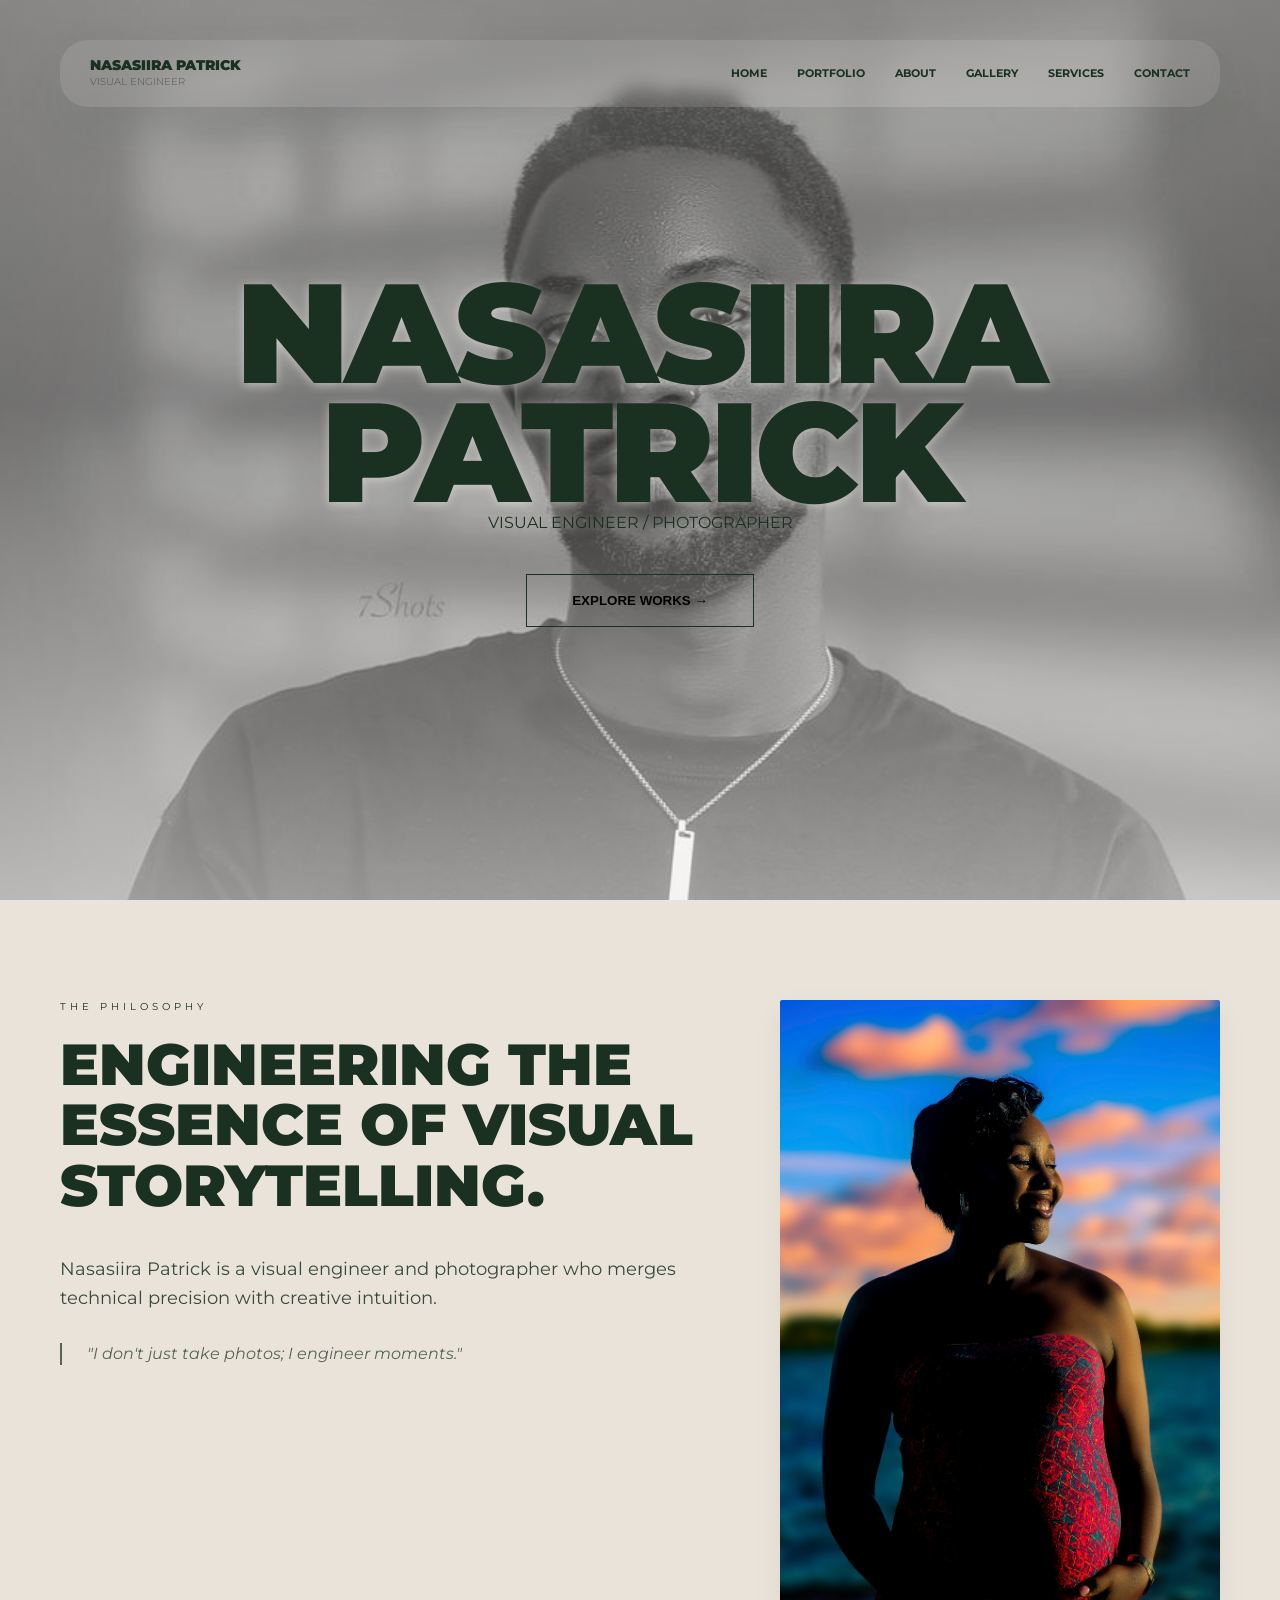
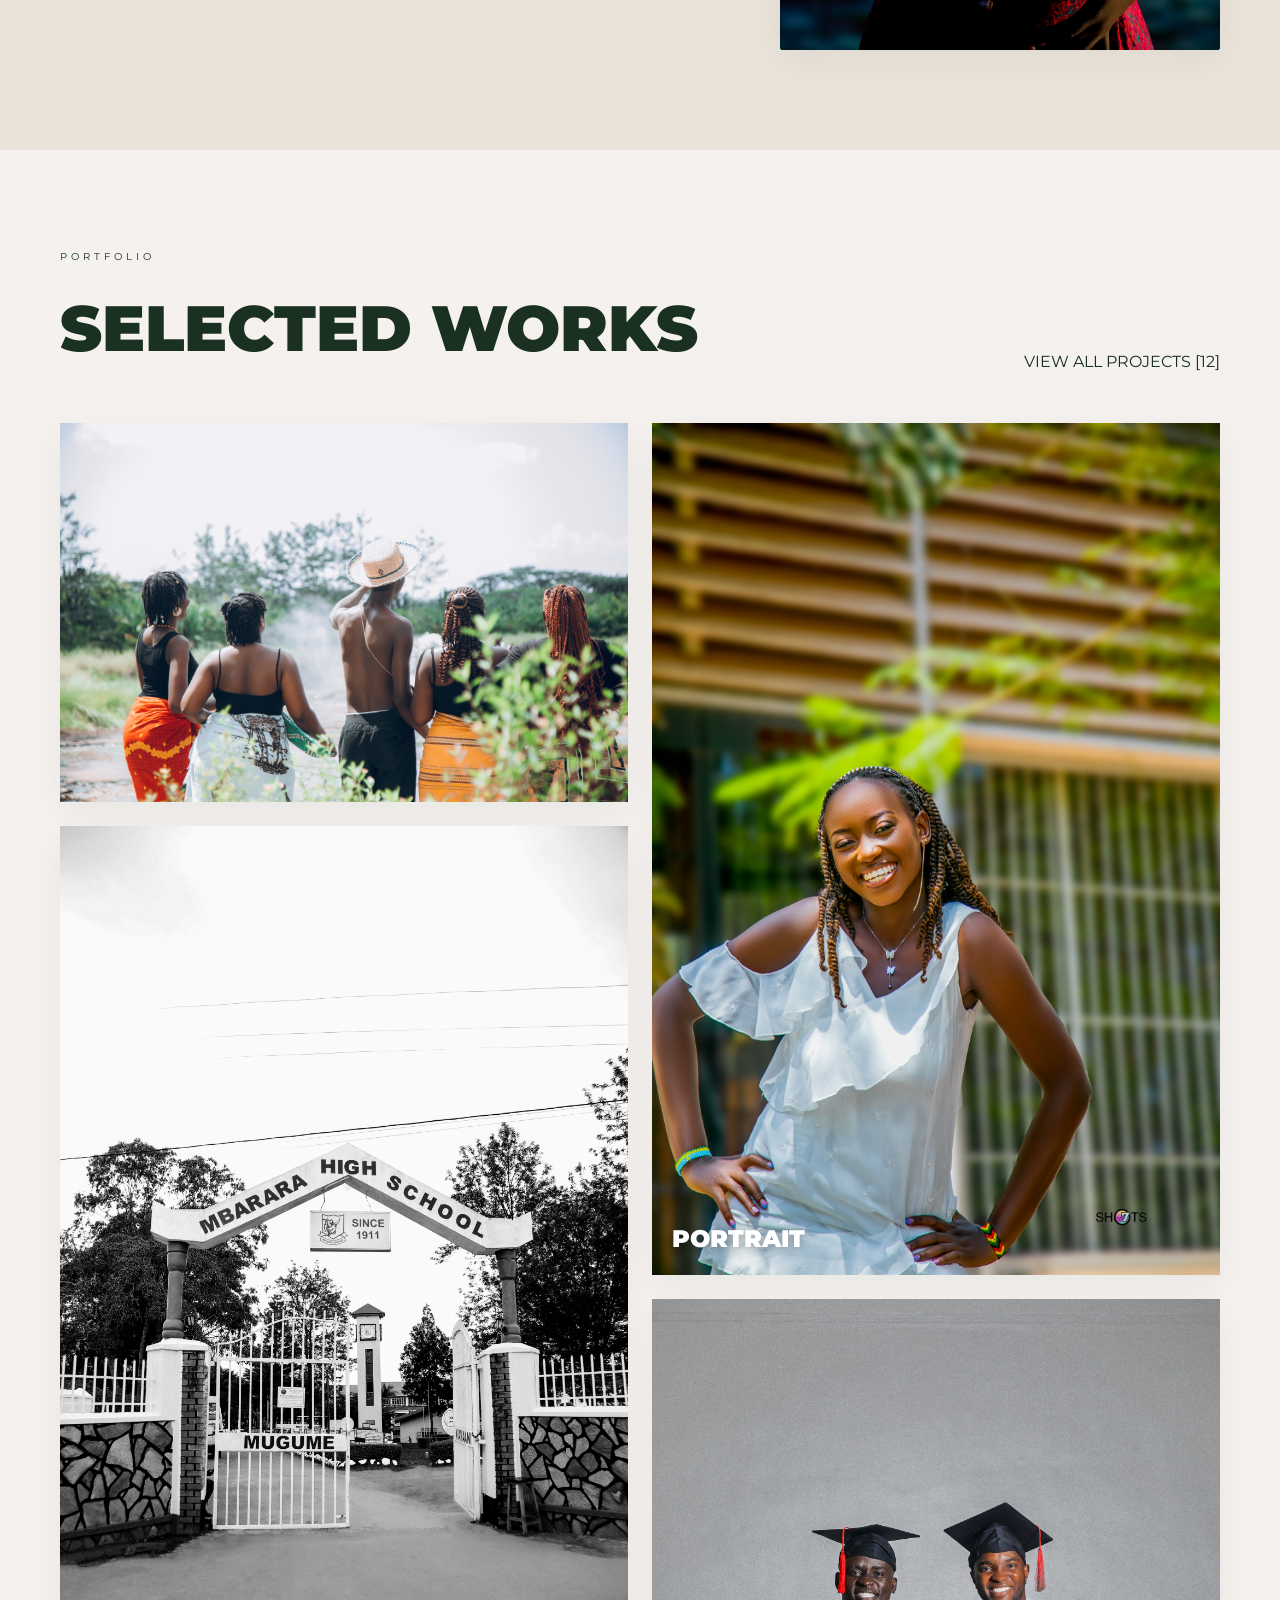
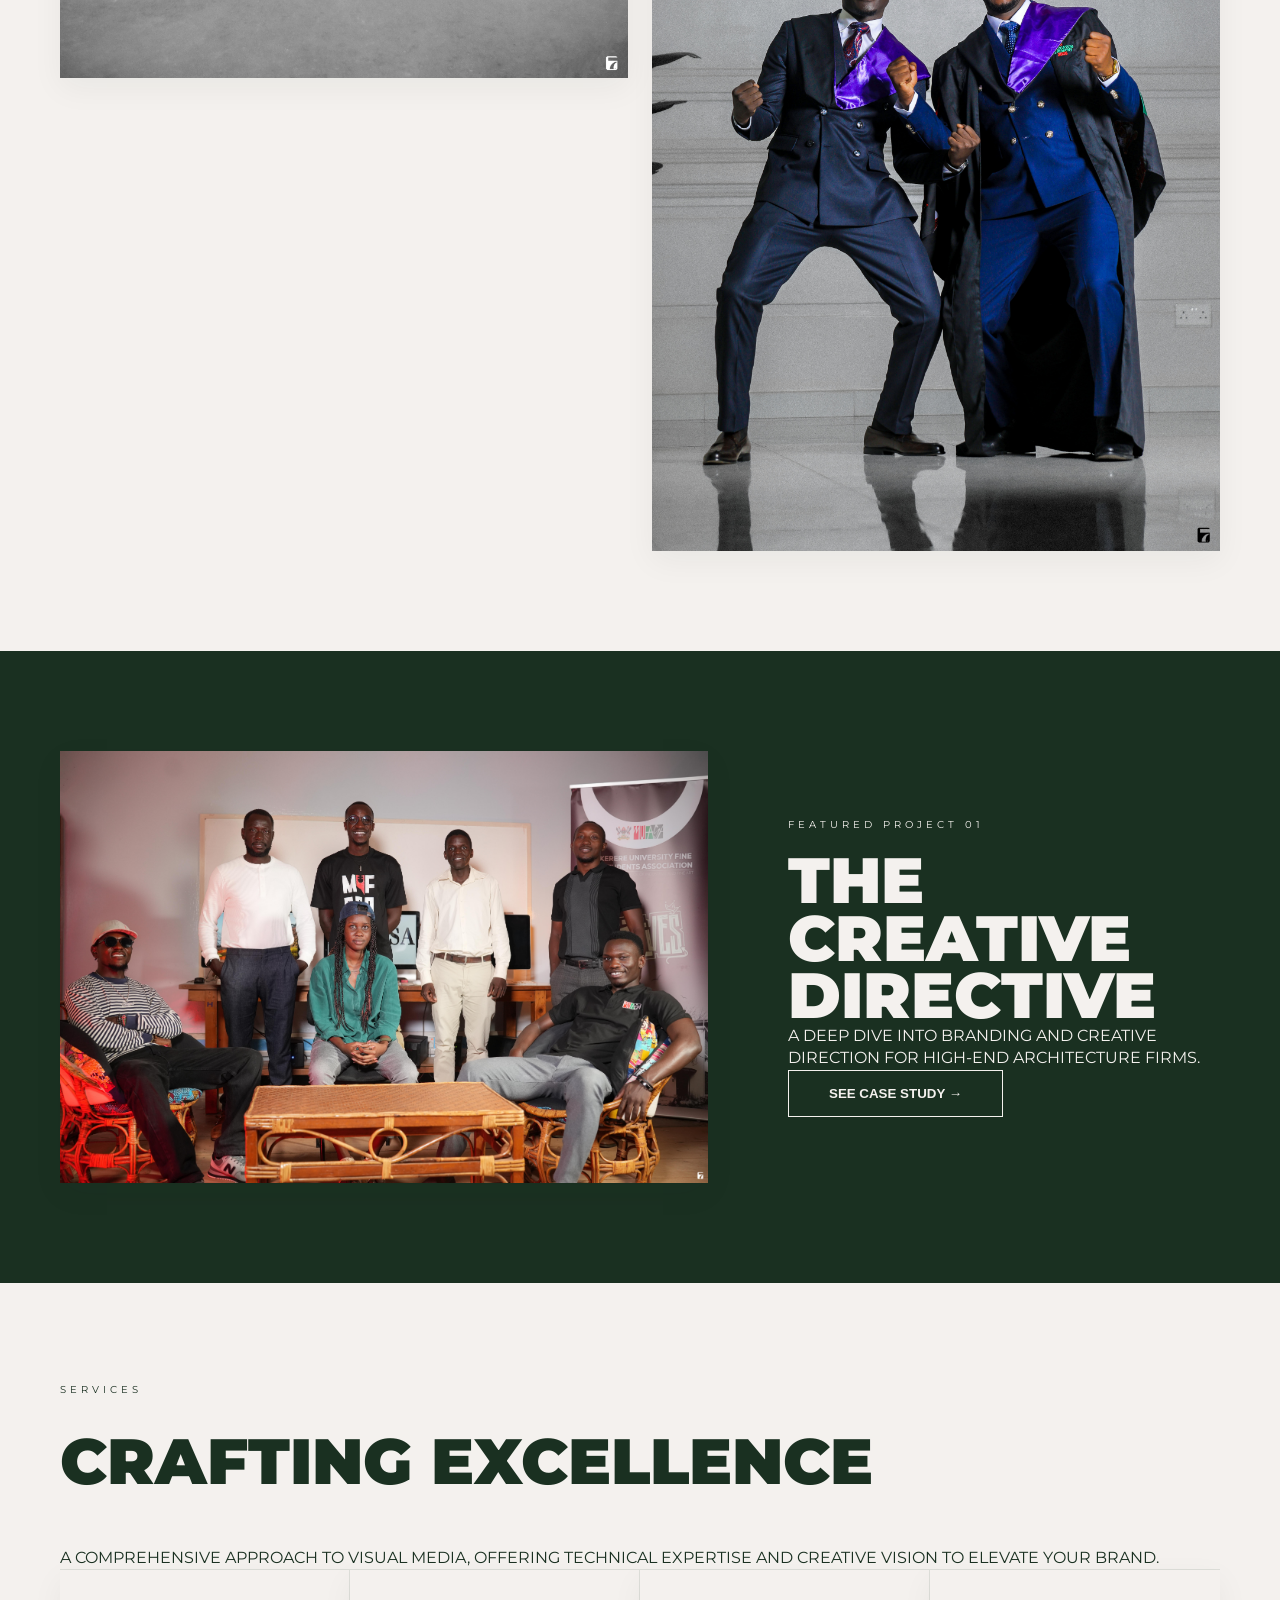
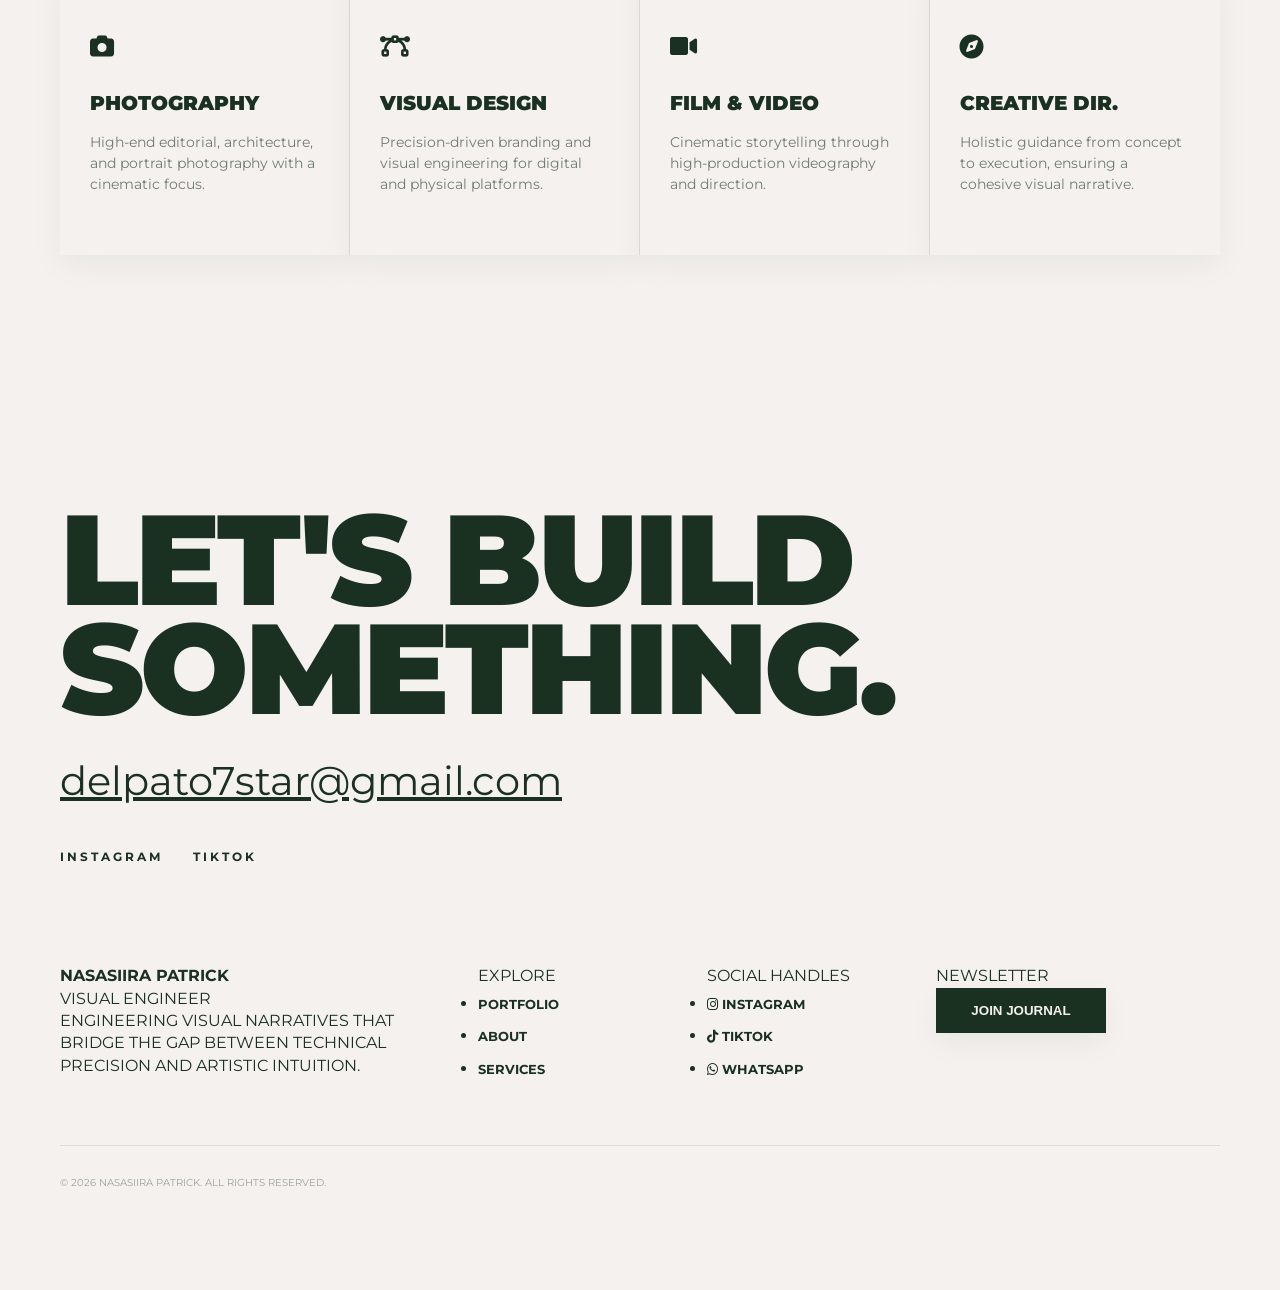
<file: index.html>
<!DOCTYPE html>
<html lang="en">
<head>
    <meta charset="UTF-8">
    <meta name="viewport" content="width=device-width, initial-scale=1.0">
    <title>Nasasiira Patrick | Visual Engineer</title>
    <link href="https://fonts.googleapis.com/css2?family=Montserrat:wght@300;400;700;900&display=swap" rel="stylesheet">
    <link rel="stylesheet" href="https://cdnjs.cloudflare.com/ajax/libs/font-awesome/6.0.0/css/all.min.css">
    <link rel="stylesheet" href="style.css">
    <link rel="icon" href="images/owner.jpeg">
    <meta name="description" content="Nasasiira Patrick - Visual Engineer and Photographer">
    <meta property="og:title" content="Nasasiira Patrick | Visual Engineer">
    <meta property="og:description" content="Visual Engineer / Photographer">
    <meta property="og:image" content="images/owner.jpeg">
    <meta name="twitter:card" content="summary_large_image">
    <meta name="twitter:title" content="Nasasiira Patrick | Visual Engineer">
    <meta name="twitter:description" content="Visual Engineer / Photographer">
    <meta name="twitter:image" content="images/owner.jpeg">
</head>
<body>

   <header class="hero" id="home">
        <nav class="main-nav">
            <div class="logo">NASASIIRA PATRICK<br><span>VISUAL ENGINEER</span></div>
            
            <input type="checkbox" id="nav-toggle" class="nav-toggle">
            <label for="nav-toggle" class="burger">
                <span></span>
                <span></span>
            </label>

            <ul class="nav-links">
                <li><a href="#home">HOME</a></li>
                <li><a href="#portfolio">PORTFOLIO</a></li>
                <li><a href="#about">ABOUT</a></li>
                <li><a href="gallery.html" class="active">GALLERY</a></li>
                <li><a href="#services">SERVICES</a></li>
                <li><a href="#contact">CONTACT</a></li>
            </ul>
        </nav>
        <div class="hero-content">
            <h1>NASASIIRA<br>PATRICK</h1>
            <p>VISUAL ENGINEER / PHOTOGRAPHER</p>
            <button class="btn-outline" onclick="window.location.href='#portfolio'">EXPLORE WORKS &rarr;</button>
        </div>
    </header>

    <section class="philosophy dark-theme" id="about">
        <div class="phil-grid">
            <div class="phil-text">
                <span class="label">THE PHILOSOPHY</span>
                <h2>ENGINEERING THE ESSENCE OF VISUAL STORYTELLING.</h2>
                <div class="phil-body">
                    <p>Nasasiira Patrick is a visual engineer and photographer who merges technical precision with creative intuition.</p>
                    <blockquote class="quote">"I don't just take photos; I engineer moments."</blockquote>
                </div>
            </div>
            <div class="phil-img shadow-box"><img src="images/philo.jpg" alt="Portrait"></div>
        </div>
    </section>

    <section class="works" id="portfolio">
        <div class="works-header">
            <div><span class="label">PORTFOLIO</span><h2>SELECTED WORKS</h2></div>
            <span class="view-count">VIEW ALL PROJECTS [12]</span>
        </div>
        <div class="works-mosaic">
            <div class="mosaic-left">
                <div class="work-thumb horizontal shadow-box collection-trigger" onclick="openCulturalCollection()"><img src="images/black.jpg" alt="Cultural"></div>
                <div class="work-thumb horizontal shadow-box collection-trigger" onclick="openOutdoorCollection()"><img src="images/IMG_4.jpg" alt="Outdoor"></div>
            </div>
            <div class="mosaic-right">
                <div class="work-thumb vertical shadow-box portrait-trigger" onclick="openPortraitCollection()">
                    <img src="images/girl.jpg" alt="Portrait">
                    <div class="caption">PORTRAIT</div>
                </div>
                <div class="work-thumb square-float shadow-box collection-trigger" onclick="openGraduationCollection()"><img src="images/hhh (16).jpg" alt="Graduation"></div>
            </div>
        </div>
    </section>

    <section class="featured">
        <div class="featured-wrap">
            <img src="images/IMG_40.jpg" alt="Studio Setup" class="shadow-box">
            <div class="featured-info">
                <span class="label">FEATURED PROJECT 01</span>
                <h2>THE CREATIVE<br>DIRECTIVE</h2>
                <p>A deep dive into branding and creative direction for high-end architecture firms.</p>
                <button class="btn-light">SEE CASE STUDY &rarr;</button>
            </div>
        </div>
    </section>

    <section class="services" id="services">
        <span class="label">SERVICES</span>
        <h2>CRAFTING EXCELLENCE</h2>
        <p class="service-p">A comprehensive approach to visual media, offering technical expertise and creative vision to elevate your brand.</p>
        <div class="service-grid">
            <div class="s-card shadow-box">
                <div class="s-icon"><i class="fas fa-camera"></i></div>
                <h3>PHOTOGRAPHY</h3>
                <p>High-end editorial, architecture, and portrait photography with a cinematic focus.</p>
            </div>
            <div class="s-card shadow-box">
                <div class="s-icon"><i class="fas fa-bezier-curve"></i></div>
                <h3>VISUAL DESIGN</h3>
                <p>Precision-driven branding and visual engineering for digital and physical platforms.</p>
            </div>
            <div class="s-card shadow-box">
                <div class="s-icon"><i class="fas fa-video"></i></div>
                <h3>FILM & VIDEO</h3>
                <p>Cinematic storytelling through high-production videography and direction.</p>
            </div>
            <div class="s-card shadow-box">
                <div class="s-icon"><i class="fas fa-compass"></i></div>
                <h3>CREATIVE DIR.</h3>
                <p>Holistic guidance from concept to execution, ensuring a cohesive visual narrative.</p>
            </div>
        </div>
    </section>

    <footer class="final-footer" id="contact">
        <div class="cta-area">
            <h2>LET'S BUILD<br>SOMETHING.</h2>
            <a href="mailto:delpato7star@gmail.com" class="email">delpato7star@gmail.com</a>
            
            <div class="social-tags">
                <a href="https://www.instagram.com/the_7shots_era?utm_source=qr" target="_blank" class="social-tag">INSTAGRAM</a>
                <a href="https://www.tiktok.com/@the_7shots_era?_r=1&_t=ZS-95wQ6e2mr8n" target="_blank" class="social-tag">TIKTOK</a>
            </div>
        </div>

        <div class="footer-nav">
            <div class="f-brand">
                <p><strong>NASASIIRA PATRICK</strong></p>
                <p class="sub">VISUAL ENGINEER</p>
                <p class="desc">Engineering visual narratives that bridge the gap between technical precision and artistic intuition.</p>
            </div>

            <div class="f-col">
                <span class="f-label">EXPLORE</span>
                <ul>
                    <li><a href="#portfolio">PORTFOLIO</a></li>
                    <li><a href="#about">ABOUT</a></li>
                    <li><a href="#services">SERVICES</a></li>
                </ul>
            </div>

            <div class="f-col">
                <span class="f-label">SOCIAL HANDLES</span>
                <ul>
                    <li><a href="https://www.instagram.com/the_7shots_era?utm_source=qr" target="_blank"><i class="fab fa-instagram"></i> INSTAGRAM</a></li>
                    <li><a href="https://www.tiktok.com/@the_7shots_era?_r=1&_t=ZS-95wQ6e2mr8n" target="_blank"><i class="fab fa-tiktok"></i> TIKTOK</a></li>
                    <li><a href="https://wa.me/256759640394" target="_blank"><i class="fab fa-whatsapp"></i> WHATSAPP</a></li>
                </ul>
            </div>

            <div class="f-col">
                <span class="f-label">NEWSLETTER</span>
                <button class="btn-journal shadow-box">JOIN JOURNAL</button>
            </div>
        </div>

        <div class="footer-meta">
            <span>© 2026 NASASIIRA PATRICK. ALL RIGHTS RESERVED.</span>
             <!-- <span>BUILT BY ABAASA TECH</span> -->
        </div>
    </footer>

    <div class="collection-modal" id="portraitModal">
        <div class="collection-panel shadow-box">
            <button class="close-collection-btn" type="button" onclick="closeCollection('portraitModal')">×</button>
            <div class="collection-header">
                <span class="label">PORTRAIT COLLECTION</span>
                <h2>SELECTED PORTRAITS</h2>
                <p>A curated selection of portrait images from the archive.</p>
            </div>
            <div class="collection-grid">
                <div class="collection-card"><img src="images/girl.jpg" alt="Portrait 1"></div>
                <div class="collection-card"><img src="images/philo.jpg" alt="Portrait 2"></div>
                <div class="collection-card"><img src="images/IMG_16.jpg" alt="Portrait 3"></div>
                <div class="collection-card"><img src="images/IMG_40.jpg" alt="Portrait 4"></div>
                <div class="collection-card"><img src="images/IMG_5.jpg" alt="Portrait 5"></div>
                <div class="collection-card"><img src="images/_80A9694.jpg" alt="Portrait 6"></div>
                <div class="collection-card"><img src="images/_80A9702.jpg" alt="Portrait 7"></div>
                <div class="collection-card"><img src="images/DEBL1348.JPG" alt="Portrait 8"></div>
            </div>
        </div>
    </div>

    <div class="collection-modal" id="culturalModal">
        <div class="collection-panel shadow-box">
            <button class="close-collection-btn" type="button" onclick="closeCollection('culturalModal')">×</button>
            <div class="collection-header">
                <span class="label">CULTURAL COLLECTION</span>
                <h2>RITUALS & TRADITIONS</h2>
                <p>A collection of cultural imagery from the archive.</p>
            </div>
            <div class="collection-grid">
                <div class="collection-card"><img src="images/IMG-14.jpg" alt="Cultural 1"></div>
                <div class="collection-card"><img src="images/IMG-49.jpg" alt="Cultural 2"></div>
                <div class="collection-card"><img src="images/IMG-59.jpg" alt="Cultural 3"></div>
                <div class="collection-card"><img src="images/IMG-71.jpg" alt="Cultural 4"></div>
                <div class="collection-card"><img src="images/IMG-84.jpg" alt="Cultural 5"></div>
                <div class="collection-card"><img src="images/afri(3).jpg" alt="Cultural 6"></div>
                <div class="collection-card"><img src="images/afri(13).jpg" alt="Cultural 7"></div>
                <div class="collection-card"><img src="images/afri(21).jpg" alt="Cultural 8"></div>
                <div class="collection-card"><img src="images/afri(65).jpg" alt="Cultural 9"></div>
                <div class="collection-card"><img src="images/afri(153).jpg" alt="Cultural 10"></div>
                <div class="collection-card"><img src="images/afri(172).jpg" alt="Cultural 11"></div>
                <div class="collection-card"><img src="images/afri(213).jpg" alt="Cultural 12"></div>
                <div class="collection-card"><img src="images/afrii(111).jpg" alt="Cultural 13"></div>
                <div class="collection-card"><img src="images/afriii(1).jpg" alt="Cultural 14"></div>
                <div class="collection-card"><img src="images/afriii(6).jpg" alt="Cultural 15"></div>
                <div class="collection-card"><img src="images/afriii(23).jpg" alt="Cultural 16"></div>
                <div class="collection-card"><img src="images/afriii(28).jpg" alt="Cultural 17"></div>
                <div class="collection-card"><img src="images/afriii(34).jpg" alt="Cultural 18"></div>
                <div class="collection-card"><img src="images/afriii(45).jpg" alt="Cultural 19"></div>
                <div class="collection-card"><img src="images/afriii(102).jpg" alt="Cultural 20"></div>
                <div class="collection-card"><img src="images/afriii(121).jpg" alt="Cultural 21"></div>
                <div class="collection-card"><img src="images/afriii(128).jpg" alt="Cultural 22"></div>
                <div class="collection-card"><img src="images/black.jpg" alt="Cultural 23"></div>
            </div>
        </div>
    </div>

    <div class="collection-modal" id="graduationModal">
        <div class="collection-panel shadow-box">
            <button class="close-collection-btn" type="button" onclick="closeCollection('graduationModal')">×</button>
            <div class="collection-header">
                <span class="label">GRADUATION COLLECTION</span>
                <h2>GRADUATION MOMENTS</h2>
                <p>A selection of graduation images from the archive.</p>
            </div>
            <div class="collection-grid">
                <div class="collection-card"><img src="images/IMG_5.jpg" alt="Graduation 1"></div>
                <div class="collection-card"><img src="images/IMG_10.jpg" alt="Graduation 2"></div>
                <div class="collection-card"><img src="images/IMG_23.jpg" alt="Graduation 3"></div>
                <div class="collection-card"><img src="images/IMG_60.jpg" alt="Graduation 4"></div>
                <div class="collection-card"><img src="images/IMG_63.jpg" alt="Graduation 5"></div>
                <div class="collection-card"><img src="images/IMG_3198.jpg" alt="Graduation 6"></div>
                <div class="collection-card"><img src="images/IMG_3200.jpg" alt="Graduation 7"></div>
                <div class="collection-card"><img src="images/IMG_3201.jpg" alt="Graduation 8"></div>
                <div class="collection-card"><img src="images/ddd (1).jpg" alt="Graduation 9"></div>
                <div class="collection-card"><img src="images/ddd (3).jpg" alt="Graduation 10"></div>
                <div class="collection-card"><img src="images/ddd (4).jpg" alt="Graduation 11"></div>
                <div class="collection-card"><img src="images/hhh (16).jpg" alt="Graduation 12"></div>
            </div>
        </div>
    </div>

    <div class="collection-modal" id="outdoorModal">
        <div class="collection-panel shadow-box">
            <button class="close-collection-btn" type="button" onclick="closeCollection('outdoorModal')">×</button>
            <div class="collection-header">
                <span class="label">OUTDOOR COLLECTION</span>
                <h2>OUTDOOR INSPIRATION</h2>
                <p>A collection of outdoor inspirational images from the archive.</p>
            </div>
            <div class="collection-grid">
                <div class="collection-card"><img src="images/148A8139.JPG" alt="Outdoor 1"></div>
                <div class="collection-card"><img src="images/DEBL1628.JPG" alt="Outdoor 2"></div>
                <div class="collection-card"><img src="images/DEBL1633.JPG" alt="Outdoor 3"></div>
                <div class="collection-card"><img src="images/DEBL1644.JPG" alt="Outdoor 4"></div>
                <div class="collection-card"><img src="images/DEBL1822.JPG" alt="Outdoor 5"></div>
                <div class="collection-card"><img src="images/DEBL1837.JPG" alt="Outdoor 6"></div>
                <div class="collection-card"><img src="images/DEBL2210.JPG" alt="Outdoor 7"></div>
                <div class="collection-card"><img src="images/IMG_2.jpg" alt="Outdoor 8"></div>
                <div class="collection-card"><img src="images/IMG_4.jpg" alt="Outdoor 9"></div>
                <div class="collection-card"><img src="images/KUHI7488.jpg" alt="Outdoor 10"></div>
            </div>
        </div>
    </div>

    <script>
        function openPortraitCollection() {
            document.getElementById('portraitModal').classList.add('active');
        }

        function openCulturalCollection() {
            document.getElementById('culturalModal').classList.add('active');
        }

        function openGraduationCollection() {
            document.getElementById('graduationModal').classList.add('active');
        }

        function openOutdoorCollection() {
            document.getElementById('outdoorModal').classList.add('active');
        }

        function closeCollection(modalId) {
            document.getElementById(modalId).classList.remove('active');
        }

        document.addEventListener('click', function(event) {
            ['portraitModal', 'culturalModal', 'graduationModal'].forEach(id => {
                const modal = document.getElementById(id);
                if (modal && event.target === modal) {
                    closeCollection(id);
                }
            });
        });
    </script>
</body>
</html>
</file>
<file: style.css>
/* --- Root Variables & Global Setup --- */
:root {
    --bg-main: #F4F1EE;        /* Light Bone */
    --bg-accent: #EAE3DA;      /* Earthy Beige (from your image) */
    --green: #1A3021;          /* Signature Dark Green */
    --shadow-soft: 0 10px 30px rgba(26, 48, 33, 0.05);
    --shadow-deep: 0 20px 40px rgba(26, 48, 33, 0.12);
}

/* Smooth Scrolling */
html {
    scroll-behavior: smooth;
}

* { 
    margin: 0; 
    padding: 0; 
    box-sizing: border-box; 
}

body {
    background-color: var(--bg-main);
    color: var(--green);
    font-family: 'Montserrat', sans-serif;
    text-transform: uppercase;
    line-height: 1.4;
    overflow-x: hidden;
}

/* --- Shared Components --- */
section, footer { 
    padding: 100px 60px; 
}

.label { 
    font-size: 10px; 
    letter-spacing: 4px; 
    display: block; 
    margin-bottom: 20px; 
}

/* Engineered Depth Hook */
.shadow-box {
    transition: transform 0.5s cubic-bezier(0.165, 0.84, 0.44, 1), box-shadow 0.5s ease;
    box-shadow: var(--shadow-soft);
}

.shadow-box:hover {
    transform: translateY(-8px);
    box-shadow: var(--shadow-deep);
}

/* Collection Modal */
.collection-trigger { cursor: pointer; }

.collection-modal {
    position: fixed;
    inset: 0;
    background: rgba(26, 48, 33, 0.75);
    display: none;
    justify-content: center;
    align-items: center;
    padding: 40px 20px;
    z-index: 2000;
}

.collection-modal.active {
    display: flex;
}

.collection-panel {
    width: min(1200px, 100%);
    max-height: calc(100vh - 80px);
    overflow-y: auto;
    background: rgba(244, 241, 238, 0.98);
    border-radius: 30px;
    padding: 40px;
    position: relative;
}

.close-collection-btn {
    position: absolute;
    right: 28px;
    top: 28px;
    width: 44px;
    height: 44px;
    border: none;
    background: var(--green);
    color: var(--bg-main);
    border-radius: 50%;
    font-size: 24px;
    cursor: pointer;
    line-height: 1;
}

.collection-header {
    max-width: 540px;
    margin-bottom: 30px;
}

.collection-grid {
    display: grid;
    grid-template-columns: repeat(4, minmax(0, 1fr));
    gap: 20px;
}

.collection-card {
    overflow: hidden;
    border-radius: 20px;
}

.collection-card img {
    width: 100%;
    height: 100%;
    object-fit: cover;
    display: block;
    transition: transform 0.35s ease;
}

.collection-card:hover img {
    transform: scale(1.03);
}

@media (max-width: 900px) {
    .collection-panel {
        padding: 30px 24px;
    }

    .collection-grid {
        grid-template-columns: repeat(2, minmax(0, 1fr));
    }
}

@media (max-width: 600px) {
    .collection-grid {
        grid-template-columns: 1fr;
    }
}

/* --- Navigation System --- */
.main-nav {
    position: fixed;
    top: 40px;
    left: 60px;
    right: 60px;
    display: flex;
    justify-content: space-between;
    align-items: center;
    z-index: 1000;
    padding: 18px 30px;
    background: rgba(244, 241, 238, 0.16);
    backdrop-filter: blur(18px);
    -webkit-backdrop-filter: blur(18px);
    border-radius: 28px;
    box-shadow: 0 24px 60px rgba(26, 48, 33, 0.08);
}

.logo { 
    font-weight: 900; 
    font-size: 14px; 
    text-align: left; 
    line-height: 1.1; 
}

.logo span { 
    font-weight: 300; 
    font-size: 10px; 
    opacity: 0.6; 
}

.nav-links { 
    display: flex; 
    list-style: none; 
    gap: 30px; 
    font-size: 11px; 
}

.nav-links a {
    text-decoration: none;
    color: var(--green);
    font-weight: 700;
    transition: opacity 0.3s;
}

.nav-links a:hover { 
    opacity: 0.5; 
}

/* Mobile Nav Logic (Checkbox Hack) */
.nav-toggle { display: none; }

.burger {
    display: none;
    cursor: pointer;
    z-index: 1001;
}

.burger span {
    display: block;
    width: 25px;
    height: 2px;
    background: var(--green);
    margin: 5px 0;
    transition: 0.4s ease;
}

/* --- Hero Section with Faded Owner Image --- */
.hero { 
    height: 100vh; 
    display: flex; 
    align-items: center; 
    justify-content: center; 
    position: relative; 
    text-align: center; 
    overflow: hidden;
}

.hero::before {
    content: "";
    position: absolute;
    inset: 0;
    background: url('images/owner.jpeg') center/cover no-repeat;
    filter: grayscale(100%) contrast(1.05);
    opacity: 0.95;
    z-index: -2;
}

.hero::after {
    content: "";
    position: absolute;
    inset: 0;
    background: linear-gradient(
        to bottom,
        rgba(244, 241, 238, 0.35) 0%,
        rgba(244, 241, 238, 0.15) 45%,
        rgba(244, 241, 238, 0.6) 100%
    );
    z-index: -1;
}

.hero-content {
    z-index: 2;
    text-shadow: 0 2px 10px rgba(244, 241, 238, 0.5); 
}

@media (max-width: 900px) {
    .hero {
        min-height: 80vh;
    }

    .hero::after {
        background: linear-gradient(
            to bottom,
            rgba(244, 241, 238, 0.25) 0%,
            rgba(244, 241, 238, 0.08) 45%,
            rgba(244, 241, 238, 0.5) 100%
        );
    }
}

/* Adjusting Nav for the Background Image */
.main-nav {
    /* Glassmorphism effect to stay legible over the photo */
    background: rgba(244, 241, 238, 0.1); 
    backdrop-filter: blur(8px); 
    -webkit-backdrop-filter: blur(8px);
    transition: background 0.3s ease;
}

.hero h1 { 
    font-size: 11vw; 
    font-weight: 900; 
    line-height: 0.85; 
    letter-spacing: -4px; 
}

.btn-outline { 
    margin-top: 40px; 
    background: none; 
    border: 1px solid var(--green); 
    padding: 18px 45px; 
    cursor: pointer; 
    font-weight: 700; 
    transition: all 0.3s ease;
}

.btn-outline:hover {
    background-color: var(--green);
    color: var(--bg-main);
}

.scroll-indicator {
    position: absolute;
    bottom: 40px;
    font-size: 10px;
    letter-spacing: 4px;
    opacity: 0.5;
}

/* --- Philosophy (TARGETED COLOR SECTION) --- */
.philosophy {
    background-color: var(--bg-accent); /* The Earthy Beige Color */
    color: var(--green);
}

.phil-grid { 
    display: grid; 
    grid-template-columns: 1.2fr 0.8fr; 
    gap: 60px; 
    align-items: start; 
}

.phil-text h2 { 
    font-size: 4.5vw; 
    font-weight: 900; 
    line-height: 1.05; 
    margin-bottom: 40px; 
}

.phil-body p { 
    text-transform: none; 
    font-size: 18px; 
    opacity: 0.85; 
    margin-bottom: 30px; 
    line-height: 1.6; 
}

.quote { 
    border-left: 2px solid var(--green); 
    padding-left: 25px; 
    font-style: italic; 
    text-transform: none; 
    opacity: 0.7; 
}

.phil-img img { 
    width: 100%; 
    border-radius: 2px; 
    display: block; 
}

/* --- Selected Works Mosaic --- */
.works {
    background-color: var(--bg-main);
}

.works-header { 
    display: flex; 
    justify-content: space-between; 
    align-items: flex-end; 
    margin-bottom: 50px; 
}

.works-header h2 { font-size: 5vw; font-weight: 900; }

.works-mosaic { 
    display: grid; 
    grid-template-columns: 1fr 1fr; 
    gap: 24px; 
}

.work-thumb { 
    background: #ddd; 
    overflow: hidden; 
    position: relative; 
}

.work-thumb img { 
    width: 100%; 
    height: 100%; 
    object-fit: cover; 
    display: block;
}

.mosaic-left, .mosaic-right { display: flex; flex-direction: column; gap: 24px; }

.caption {
    position: absolute;
    bottom: 20px;
    left: 20px;
    color: #fff;
    font-weight: 900;
    font-size: 1.5rem;
    text-shadow: 0 2px 10px rgba(0,0,0,0.3);
}

/* --- Featured Project (Dark) --- */
.featured { 
    background: var(--green); 
    color: var(--bg-main); 
    display: flex; 
    align-items: center; 
}

.featured-wrap { 
    display: grid; 
    grid-template-columns: 1.2fr 0.8fr; 
    gap: 80px; 
    align-items: center; 
    width: 100%; 
}

.featured img {
    width: 100%;
    height: auto;
    display: block;
}

.featured-info h2 { font-size: 5vw; font-weight: 900; line-height: 0.9; }

.btn-light { 
    border: 1px solid var(--bg-main); 
    color: var(--bg-main); 
    background: none; 
    padding: 15px 40px; 
    cursor: pointer;
    font-weight: 700; 
    transition: 0.3s;
}

.btn-light:hover { background: var(--bg-main); color: var(--green); }

/* --- Services Grid --- */
.services h2 { font-size: 5vw; font-weight: 900; margin-bottom: 40px; }

.service-grid { 
    display: grid; 
    grid-template-columns: repeat(4, 1fr); 
    border-top: 1px solid rgba(26,48,33,0.1); 
}

.s-card { 
    padding: 60px 30px; 
    border-right: 1px solid rgba(26,48,33,0.1); 
    background: var(--bg-main); 
}

.s-card:last-child { border-right: none; }

.s-icon { font-size: 24px; margin-bottom: 25px; color: var(--green); }

.s-card h3 { font-size: 20px; font-weight: 900; margin-bottom: 15px; }

.s-card p { text-transform: none; font-size: 14px; opacity: 0.6; line-height: 1.5; }

/* --- Final Footer & Contact --- */
.final-footer { padding-top: 150px; background-color: var(--bg-main); }

.cta-area h2 { 
    font-size: 10vw; 
    font-weight: 900; 
    line-height: 0.85; 
    letter-spacing: -4px; 
    margin-bottom: 30px; 
}

.email { 
    font-size: clamp(24px, 4vw, 40px); 
    color: var(--green); 
    text-decoration: underline; 
    text-transform: none; 
    display: block; 
    margin-bottom: 40px; 
}

.social-tags { display: flex; gap: 30px; margin-bottom: 100px; }

.social-tag {
    font-size: 12px;
    letter-spacing: 3px;
    font-weight: 700;
    text-decoration: none;
    color: var(--green);
}

.footer-nav { 
    display: grid; 
    grid-template-columns: 2fr 1fr 1fr 1.5fr; 
    gap: 40px; 
    padding-bottom: 60px; 
    border-bottom: 1px solid rgba(26,48,33,0.1); 
}

.footer-nav a {
    text-decoration: none;
    color: var(--green);
    font-weight: 700;
    line-height: 2.5;
    font-size: 13px;
}

.btn-journal { 
    background: var(--green); 
    color: var(--bg-main); 
    border: none; 
    padding: 15px 35px; 
    font-weight: 700; 
    cursor: pointer;
}

.footer-meta { 
    display: flex; 
    justify-content: space-between; 
    padding-top: 30px; 
    font-size: 10px; 
    opacity: 0.4; 
}

/* --- RESPONSIVE LOGIC --- */
@media (max-width: 900px) {
    .main-nav { top: 20px; left: 30px; right: 30px; }
    
    .burger { display: block; }

    .nav-links {
        position: fixed;
        top: 20px;
        right: -100%;
        height: calc(100vh - 40px);
        width: 78%;
        max-width: 340px;
        background: rgba(244, 241, 238, 0.88);
        backdrop-filter: blur(24px);
        -webkit-backdrop-filter: blur(24px);
        flex-direction: column;
        justify-content: center;
        align-items: center;
        padding: 40px 24px;
        border-radius: 30px;
        box-shadow: 0 20px 60px rgba(26, 48, 33, 0.12);
        transition: right 0.5s cubic-bezier(0.77, 0.2, 0.05, 1.0);
        z-index: 999;
    }

    .nav-toggle:checked ~ .nav-links { right: 12px; }

    .nav-toggle:checked ~ .burger span:nth-child(1) { transform: rotate(45deg) translate(5px, 5px); }
    .nav-toggle:checked ~ .burger span:nth-child(2) { transform: rotate(-45deg) translate(5px, -5px); }

    .nav-links a { font-size: 1.7rem; margin: 16px 0; }

    .phil-grid, .featured-wrap { grid-template-columns: 1fr; }
    .featured-wrap { gap: 40px; }
    .service-grid { grid-template-columns: 1fr 1fr; }
    .footer-nav { grid-template-columns: 1fr 1fr; }
}

@media (max-width: 600px) {
    section, footer { padding: 60px 24px; }
    .hero h1 { font-size: 18vw; }
    .service-grid { grid-template-columns: 1fr; }
    .footer-nav { grid-template-columns: 1fr; }
    .social-tags { flex-direction: column; gap: 15px; }
}
</file>
